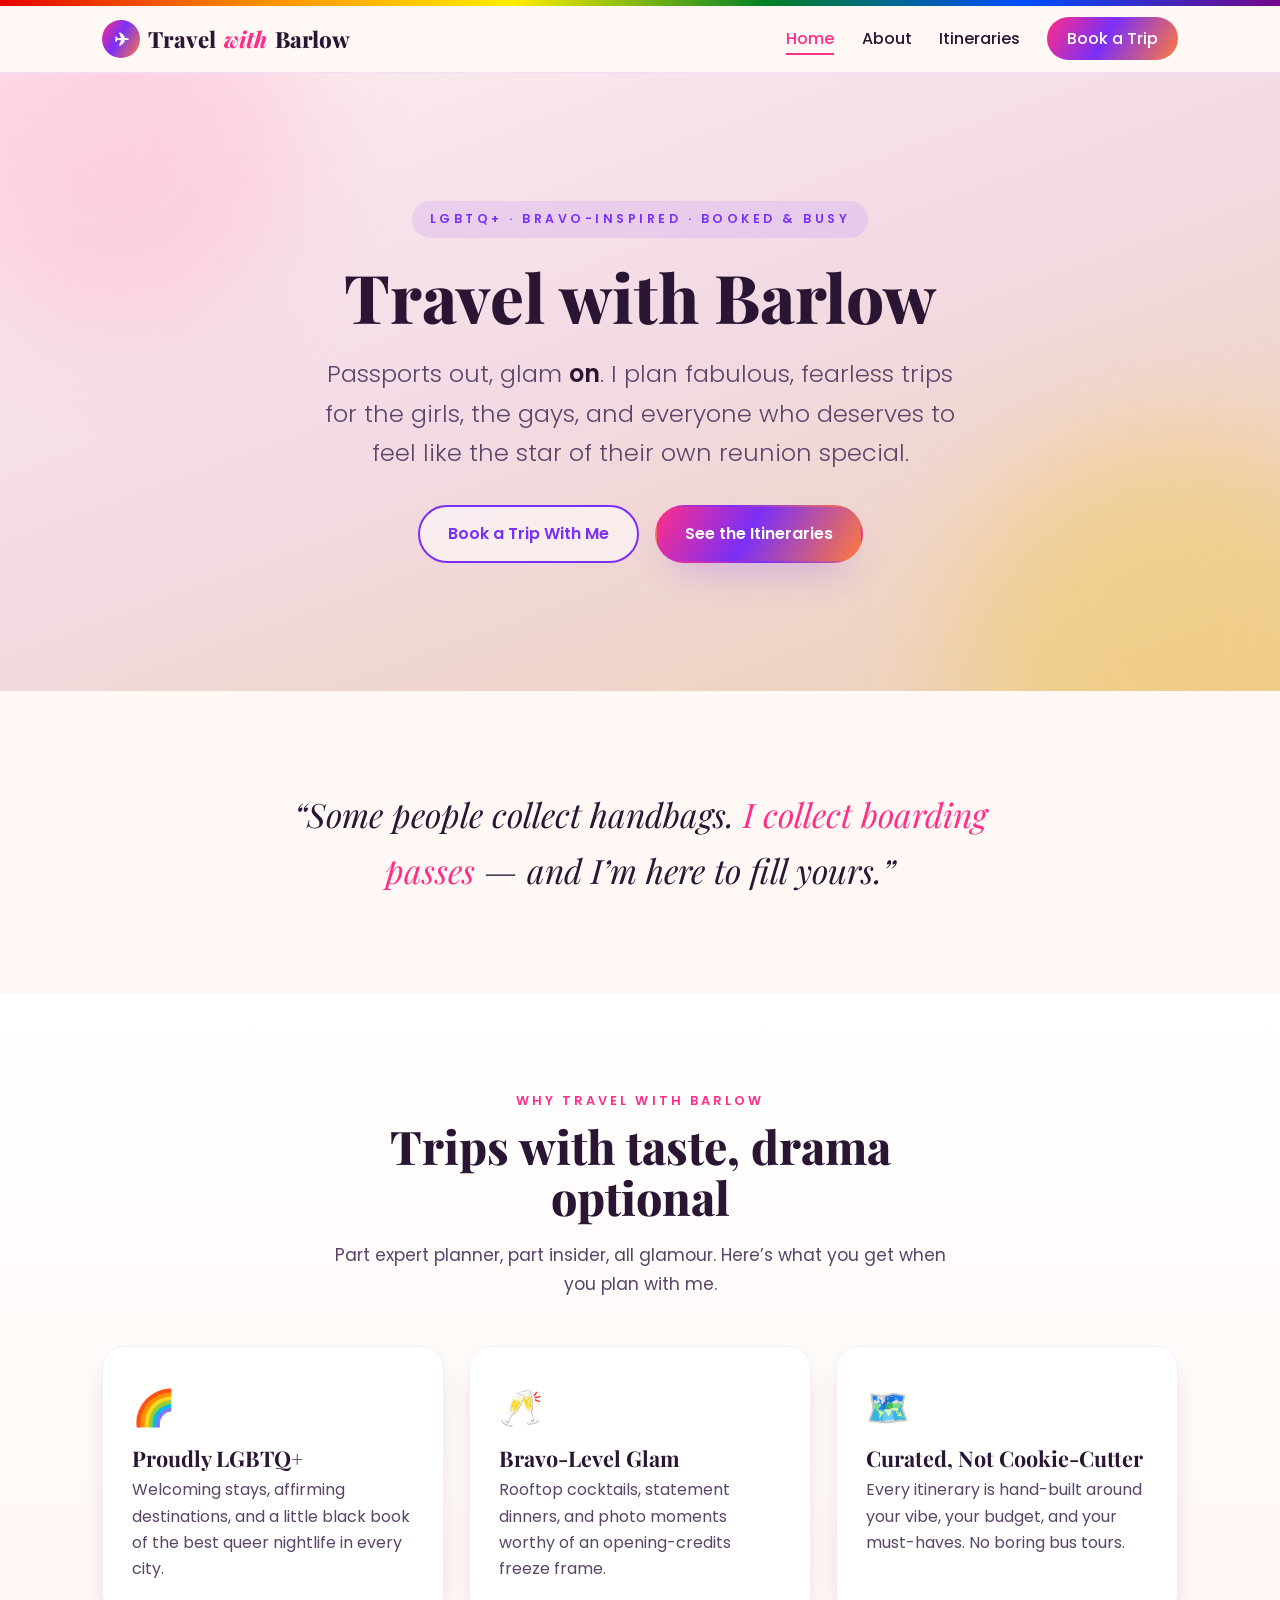
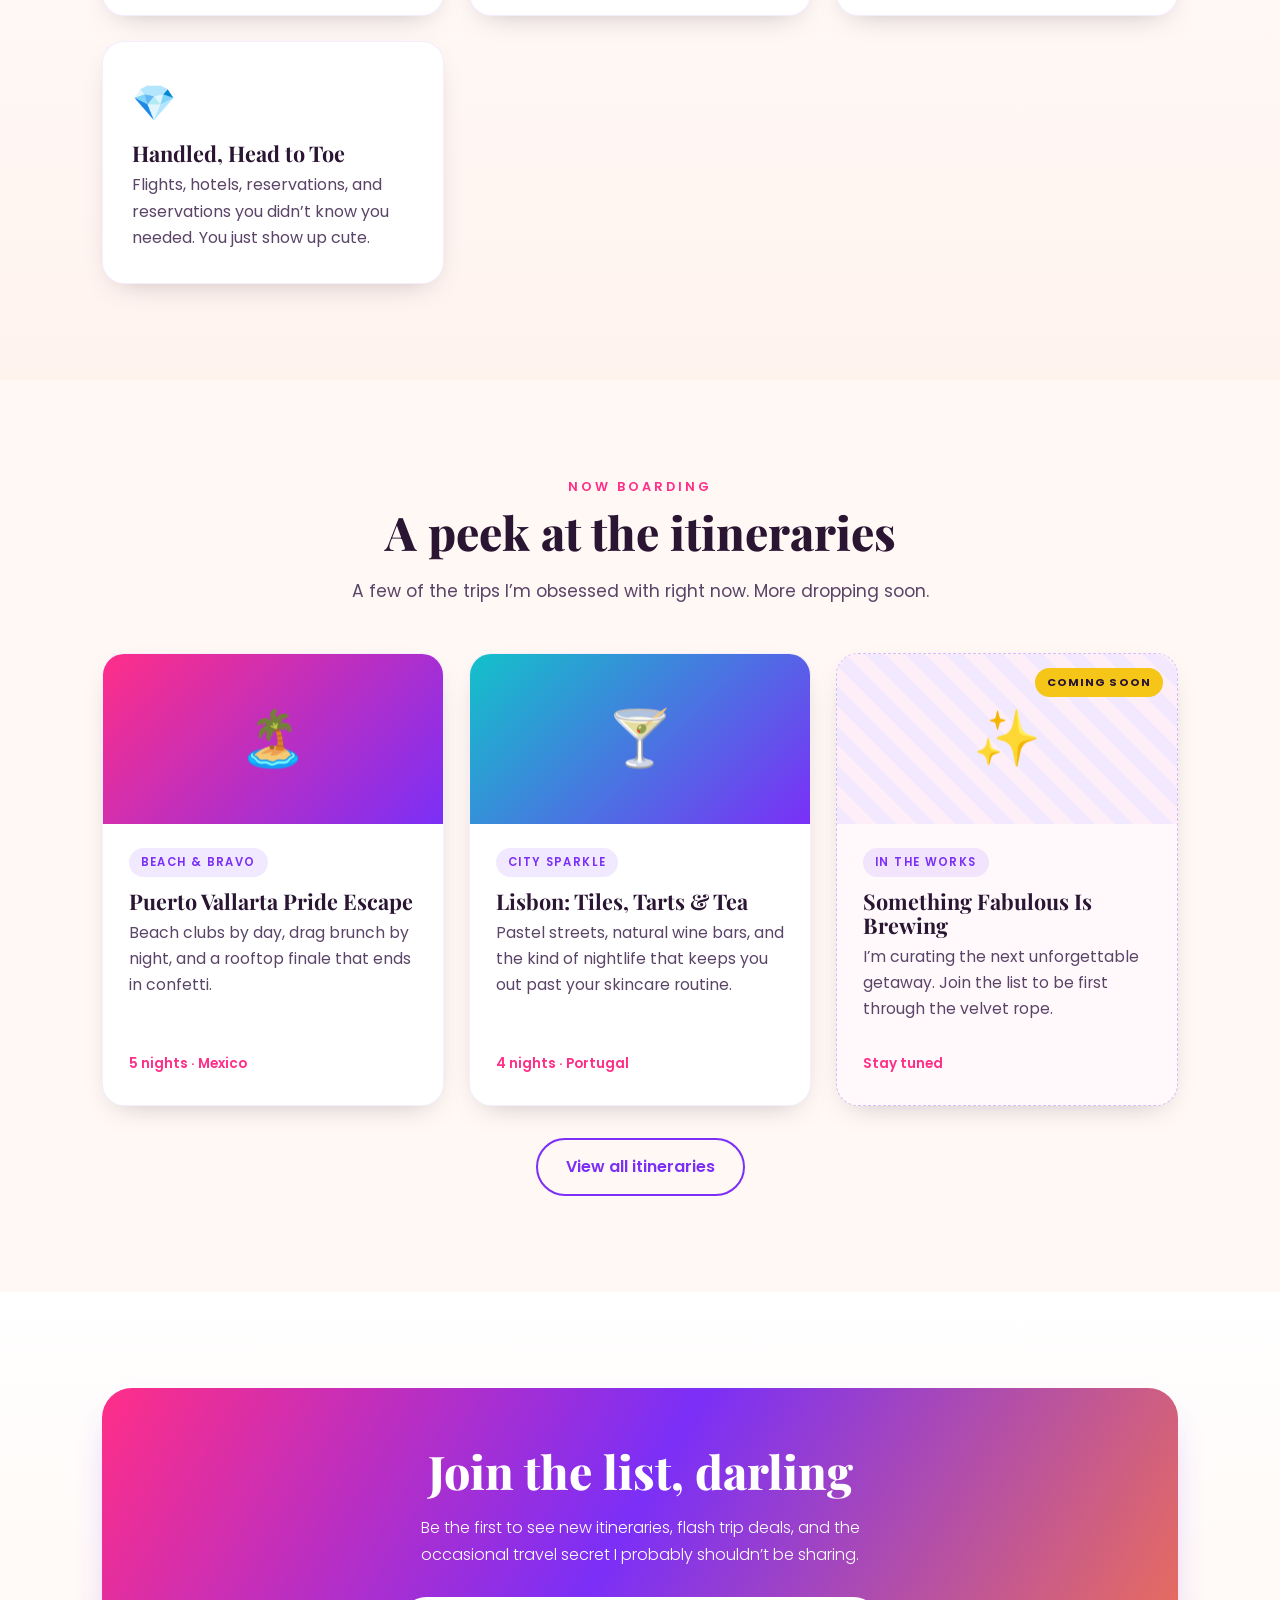
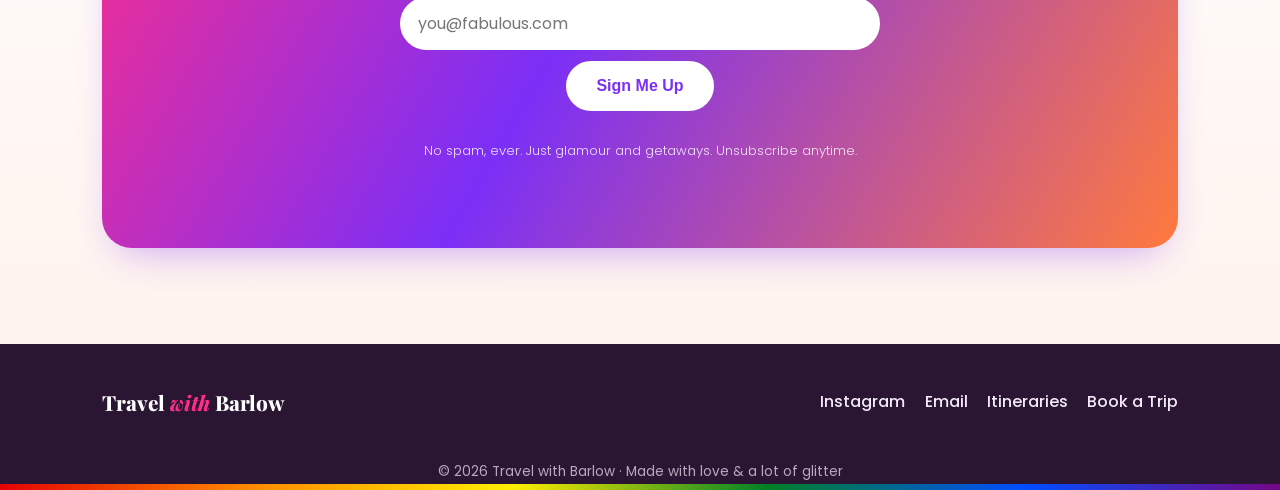
<file: index.html>
<!DOCTYPE html>
<html lang="en">
<head>
  <meta charset="UTF-8" />
  <meta name="viewport" content="width=device-width, initial-scale=1.0" />
  <title>Travel with Barlow — Fabulous LGBTQ+ Travel Planning</title>
  <meta name="description" content="LGBTQ+ and Bravo-inspired travel planning. Curated itineraries, unforgettable trips, and a whole lot of glamour. Book a trip with Barlow." />

  <!-- Favicon -->
  <link rel="icon" href="favicon.svg" type="image/svg+xml" />

  <!-- Fonts -->
  <link rel="preconnect" href="https://fonts.googleapis.com" />
  <link rel="preconnect" href="https://fonts.gstatic.com" crossorigin />
  <link href="https://fonts.googleapis.com/css2?family=Playfair+Display:ital,wght@0,700;0,800;1,600;1,700&family=Poppins:wght@300;400;500;600;700&display=swap" rel="stylesheet" />

  <!-- Site styles -->
  <link rel="stylesheet" href="css/styles.css" />
</head>
<body>
  <div class="pride-bar"></div>

  <!-- ============ HEADER / NAV ============ -->
  <header class="site-header">
    <nav class="nav container">
      <a href="index.html" class="brand">
        <span class="brand-mark">✈</span>
        Travel <span class="brand-accent">with</span> Barlow
      </a>
      <button class="nav-toggle" aria-label="Toggle menu" aria-expanded="false">
        <span></span><span></span><span></span>
      </button>
      <ul class="nav-links">
        <li><a href="index.html" class="active">Home</a></li>
        <li><a href="about.html">About</a></li>
        <li><a href="itineraries.html">Itineraries</a></li>
        <li><a href="contact.html" class="nav-cta">Book a Trip</a></li>
      </ul>
    </nav>
  </header>

  <!-- ============ HERO ============ -->
  <section class="hero">
    <div class="container">
      <span class="hero-eyebrow">LGBTQ+ · Bravo-Inspired · Booked & Busy</span>
      <h1>Travel with Barlow</h1>
      <p class="hero-tagline">
        Passports out, glam <strong>on</strong>. I plan fabulous, fearless trips
        for the girls, the gays, and everyone who deserves to feel like the
        star of their own reunion special.
      </p>
      <div class="hero-actions">
        <a href="contact.html" class="btn btn-ghost">Book a Trip With Me</a>
        <a href="itineraries.html" class="btn btn-primary">See the Itineraries</a>
      </div>
    </div>
  </section>

  <!-- ============ REUNION TAGLINE QUOTE ============ -->
  <section class="section">
    <p class="tagline-quote">
      &ldquo;Some people collect handbags. <span>I collect boarding passes</span> —
      and I&rsquo;m here to fill yours.&rdquo;
    </p>
  </section>

  <!-- ============ WHY BARLOW / VALUE CARDS ============ -->
  <section class="section section-tint">
    <div class="container">
      <div class="section-head">
        <span class="kicker">Why Travel with Barlow</span>
        <h2>Trips with taste, drama optional</h2>
        <p>Part expert planner, part insider, all glamour. Here&rsquo;s what you get when you plan with me.</p>
      </div>
      <div class="grid">
        <div class="card">
          <div class="card-emoji">🌈</div>
          <h3>Proudly LGBTQ+</h3>
          <p>Welcoming stays, affirming destinations, and a little black book of the best queer nightlife in every city.</p>
        </div>
        <div class="card">
          <div class="card-emoji">🥂</div>
          <h3>Bravo-Level Glam</h3>
          <p>Rooftop cocktails, statement dinners, and photo moments worthy of an opening-credits freeze frame.</p>
        </div>
        <div class="card">
          <div class="card-emoji">🗺️</div>
          <h3>Curated, Not Cookie-Cutter</h3>
          <p>Every itinerary is hand-built around your vibe, your budget, and your must-haves. No boring bus tours.</p>
        </div>
        <div class="card">
          <div class="card-emoji">💎</div>
          <h3>Handled, Head to Toe</h3>
          <p>Flights, hotels, reservations, and reservations you didn&rsquo;t know you needed. You just show up cute.</p>
        </div>
      </div>
    </div>
  </section>

  <!-- ============ FEATURED ITINERARIES TEASER ============ -->
  <section class="section">
    <div class="container">
      <div class="section-head">
        <span class="kicker">Now Boarding</span>
        <h2>A peek at the itineraries</h2>
        <p>A few of the trips I&rsquo;m obsessed with right now. More dropping soon.</p>
      </div>
      <div class="grid">
        <article class="trip-card">
          <div class="trip-cover cover-1">🏝️</div>
          <div class="trip-body">
            <span class="trip-tag">Beach &amp; Bravo</span>
            <h3>Puerto Vallarta Pride Escape</h3>
            <p>Beach clubs by day, drag brunch by night, and a rooftop finale that ends in confetti.</p>
            <div class="trip-meta">5 nights · Mexico</div>
          </div>
        </article>
        <article class="trip-card">
          <div class="trip-cover cover-2">🍸</div>
          <div class="trip-body">
            <span class="trip-tag">City Sparkle</span>
            <h3>Lisbon: Tiles, Tarts &amp; Tea</h3>
            <p>Pastel streets, natural wine bars, and the kind of nightlife that keeps you out past your skincare routine.</p>
            <div class="trip-meta">4 nights · Portugal</div>
          </div>
        </article>
        <article class="trip-card soon">
          <span class="soon-badge">Coming Soon</span>
          <div class="trip-cover cover-3">✨</div>
          <div class="trip-body">
            <span class="trip-tag">In the Works</span>
            <h3>Something Fabulous Is Brewing</h3>
            <p>I&rsquo;m curating the next unforgettable getaway. Join the list to be first through the velvet rope.</p>
            <div class="trip-meta">Stay tuned</div>
          </div>
        </article>
      </div>
      <div class="center mt-2">
        <a href="itineraries.html" class="btn btn-outline">View all itineraries</a>
      </div>
    </div>
  </section>

  <!-- ============ EMAIL SIGNUP ============ -->
  <section class="section section-tint" id="signup">
    <div class="container">
      <div class="signup">
        <h2>Join the list, darling</h2>
        <p>Be the first to see new itineraries, flash trip deals, and the occasional
           travel secret I probably shouldn&rsquo;t be sharing.</p>
        <form class="signup-form" novalidate>
          <input type="email" name="email" placeholder="you@fabulous.com" aria-label="Email address" required />
          <button type="submit" class="btn btn-ghost">Sign Me Up</button>
        </form>
        <p class="form-success" role="status" aria-live="polite"></p>
        <p class="form-note">No spam, ever. Just glamour and getaways. Unsubscribe anytime.</p>
      </div>
    </div>
  </section>

  <!-- ============ FOOTER ============ -->
  <footer class="site-footer">
    <div class="container footer-inner">
      <div class="footer-brand">Travel <span>with</span> Barlow</div>
      <div class="footer-social">
        <a href="https://instagram.com/travel_with_barlow" target="_blank" rel="noopener">Instagram</a>
        <a href="mailto:matthew.healey@fora.travel">Email</a>
        <a href="itineraries.html">Itineraries</a>
        <a href="contact.html">Book a Trip</a>
      </div>
    </div>
    <p class="footer-copy">© 2026 Travel with Barlow · Made with love &amp; a lot of glitter</p>
    <div class="pride-bar"></div>
  </footer>

  <script src="js/main.js"></script>
</body>
</html>
</file>
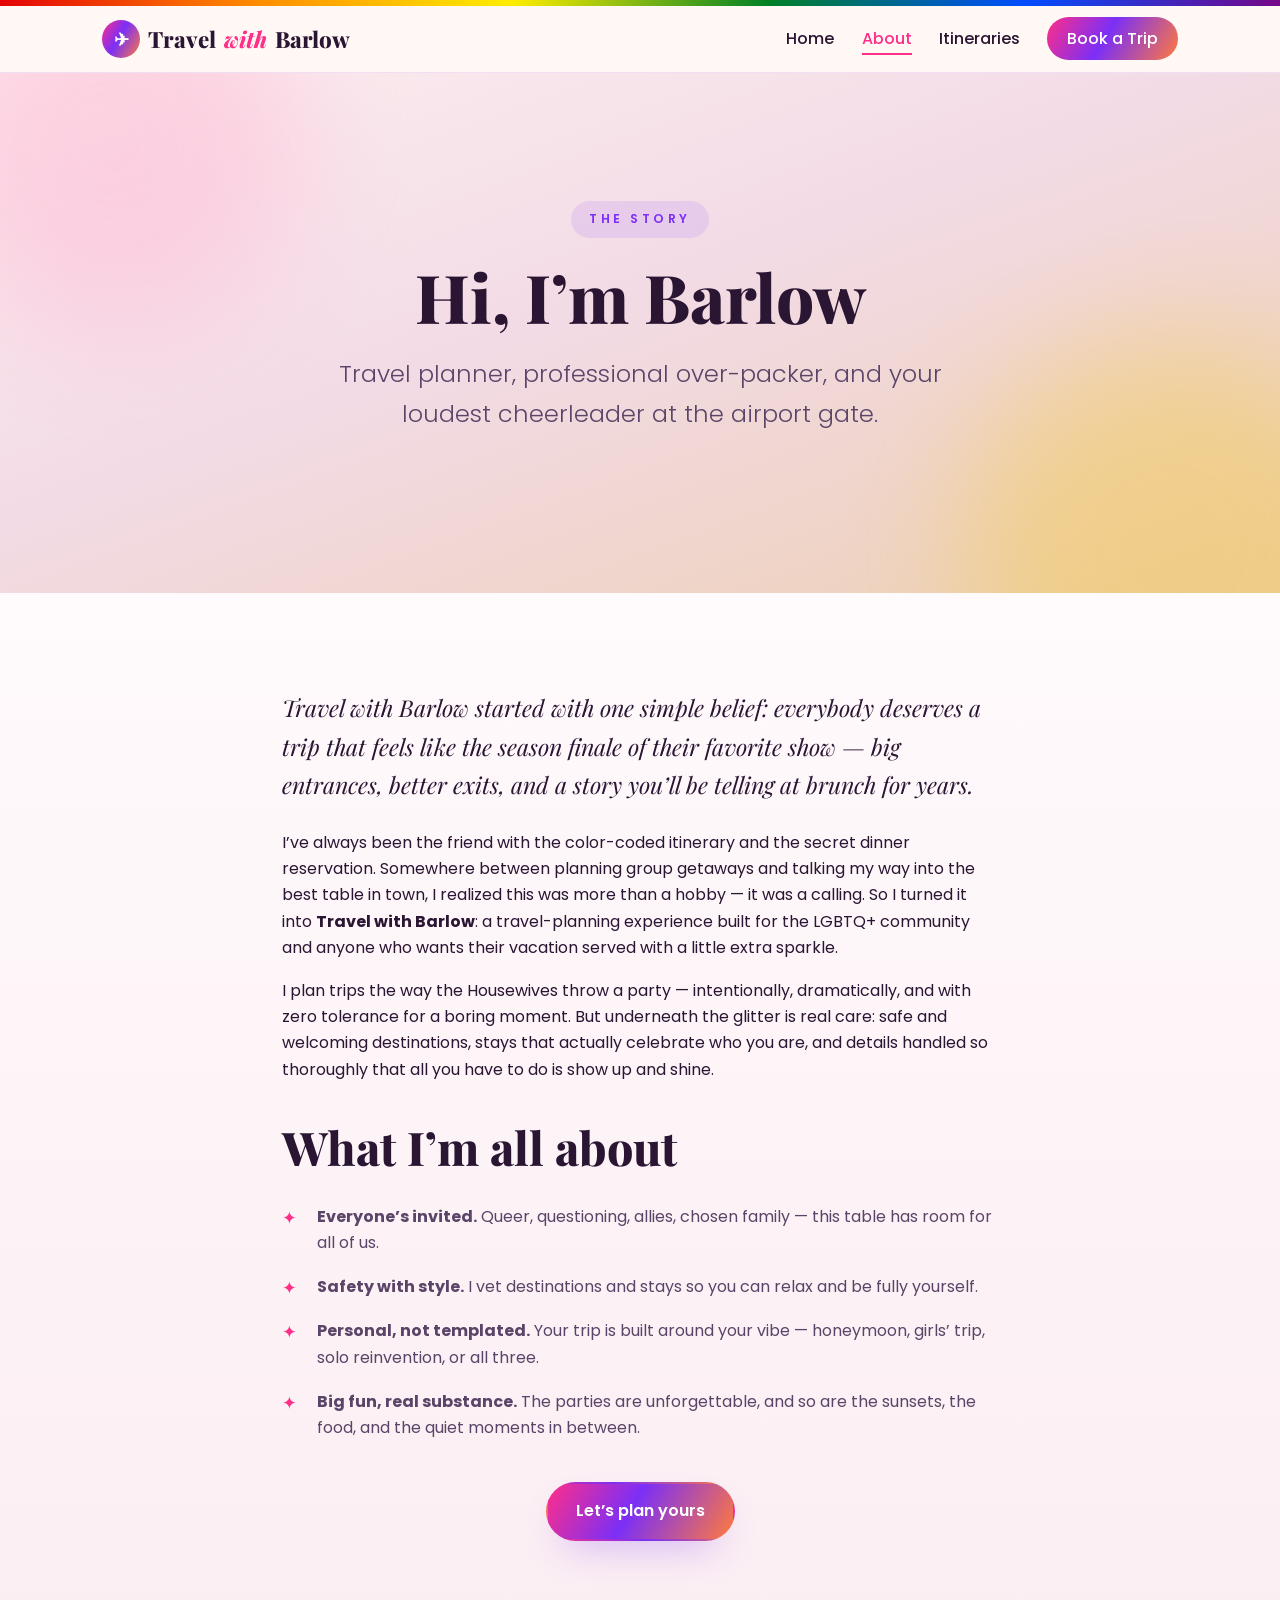
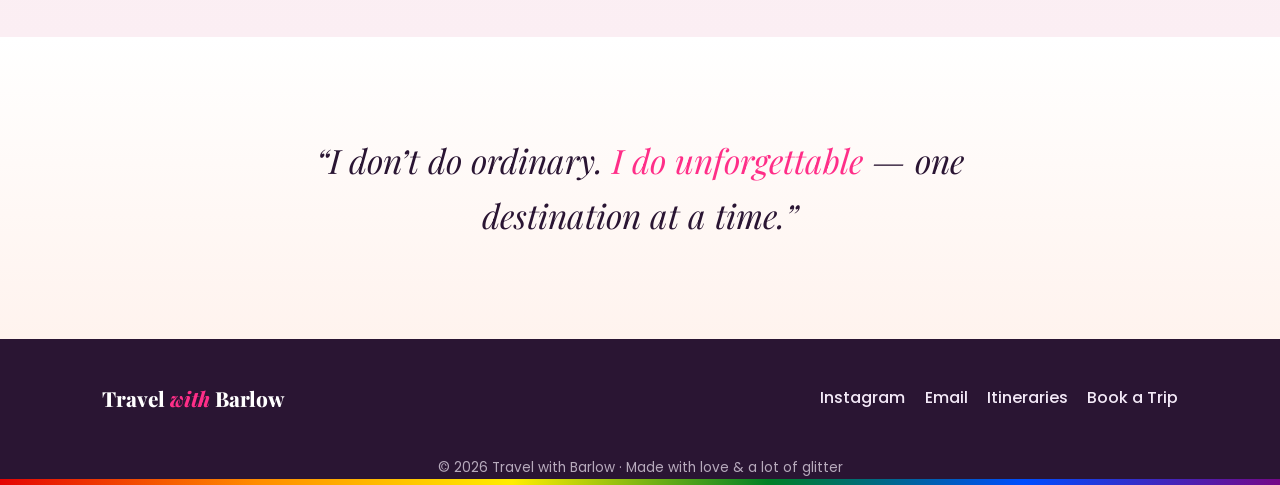
<file: about.html>
<!DOCTYPE html>
<html lang="en">
<head>
  <meta charset="UTF-8" />
  <meta name="viewport" content="width=device-width, initial-scale=1.0" />
  <title>About — Travel with Barlow</title>
  <meta name="description" content="Meet Barlow — the LGBTQ+ travel planner blending fearless adventure with Bravo-level glamour. Learn the story behind Travel with Barlow." />

  <link rel="icon" href="favicon.svg" type="image/svg+xml" />
  <link rel="preconnect" href="https://fonts.googleapis.com" />
  <link rel="preconnect" href="https://fonts.gstatic.com" crossorigin />
  <link href="https://fonts.googleapis.com/css2?family=Playfair+Display:ital,wght@0,700;0,800;1,600;1,700&family=Poppins:wght@300;400;500;600;700&display=swap" rel="stylesheet" />
  <link rel="stylesheet" href="css/styles.css" />
</head>
<body>
  <div class="pride-bar"></div>

  <!-- ============ HEADER / NAV ============ -->
  <header class="site-header">
    <nav class="nav container">
      <a href="index.html" class="brand">
        <span class="brand-mark">✈</span>
        Travel <span class="brand-accent">with</span> Barlow
      </a>
      <button class="nav-toggle" aria-label="Toggle menu" aria-expanded="false">
        <span></span><span></span><span></span>
      </button>
      <ul class="nav-links">
        <li><a href="index.html">Home</a></li>
        <li><a href="about.html" class="active">About</a></li>
        <li><a href="itineraries.html">Itineraries</a></li>
        <li><a href="contact.html" class="nav-cta">Book a Trip</a></li>
      </ul>
    </nav>
  </header>

  <!-- ============ HERO ============ -->
  <section class="hero">
    <div class="container">
      <span class="hero-eyebrow">The Story</span>
      <h1>Hi, I&rsquo;m Barlow</h1>
      <p class="hero-tagline">
        Travel planner, professional over-packer, and your loudest cheerleader
        at the airport gate.
      </p>
    </div>
  </section>

  <!-- ============ ABOUT BODY ============ -->
  <section class="section section-rose">
    <div class="container narrow">
      <p class="about-lead">
        Travel with Barlow started with one simple belief: everybody deserves a
        trip that feels like the season finale of their favorite show — big
        entrances, better exits, and a story you&rsquo;ll be telling at brunch for years.
      </p>

      <p style="margin-top:1.6rem;">
        I&rsquo;ve always been the friend with the color-coded itinerary and the
        secret dinner reservation. Somewhere between planning group getaways and
        talking my way into the best table in town, I realized this was more than
        a hobby — it was a calling. So I turned it into <strong>Travel with Barlow</strong>:
        a travel-planning experience built for the LGBTQ+ community and anyone
        who wants their vacation served with a little extra sparkle.
      </p>

      <p>
        I plan trips the way the Housewives throw a party — intentionally,
        dramatically, and with zero tolerance for a boring moment. But underneath
        the glitter is real care: safe and welcoming destinations, stays that
        actually celebrate who you are, and details handled so thoroughly that all
        you have to do is show up and shine.
      </p>

      <h2 style="margin-top:2.4rem;">What I&rsquo;m all about</h2>
      <ul class="value-list">
        <li><strong>Everyone&rsquo;s invited.</strong> Queer, questioning, allies, chosen family — this table has room for all of us.</li>
        <li><strong>Safety with style.</strong> I vet destinations and stays so you can relax and be fully yourself.</li>
        <li><strong>Personal, not templated.</strong> Your trip is built around your vibe — honeymoon, girls&rsquo; trip, solo reinvention, or all three.</li>
        <li><strong>Big fun, real substance.</strong> The parties are unforgettable, and so are the sunsets, the food, and the quiet moments in between.</li>
      </ul>

      <div class="center mt-2">
        <a href="contact.html" class="btn btn-primary">Let&rsquo;s plan yours</a>
      </div>
    </div>
  </section>

  <!-- ============ REUNION TAGLINE QUOTE ============ -->
  <section class="section section-tint">
    <p class="tagline-quote">
      &ldquo;I don&rsquo;t do ordinary. <span>I do unforgettable</span> — one destination at a time.&rdquo;
    </p>
  </section>

  <!-- ============ FOOTER ============ -->
  <footer class="site-footer">
    <div class="container footer-inner">
      <div class="footer-brand">Travel <span>with</span> Barlow</div>
      <div class="footer-social">
        <a href="https://instagram.com/travel_with_barlow" target="_blank" rel="noopener">Instagram</a>
        <a href="mailto:matthew.healey@fora.travel">Email</a>
        <a href="itineraries.html">Itineraries</a>
        <a href="contact.html">Book a Trip</a>
      </div>
    </div>
    <p class="footer-copy">© 2026 Travel with Barlow · Made with love &amp; a lot of glitter</p>
    <div class="pride-bar"></div>
  </footer>

  <script src="js/main.js"></script>
</body>
</html>
</file>
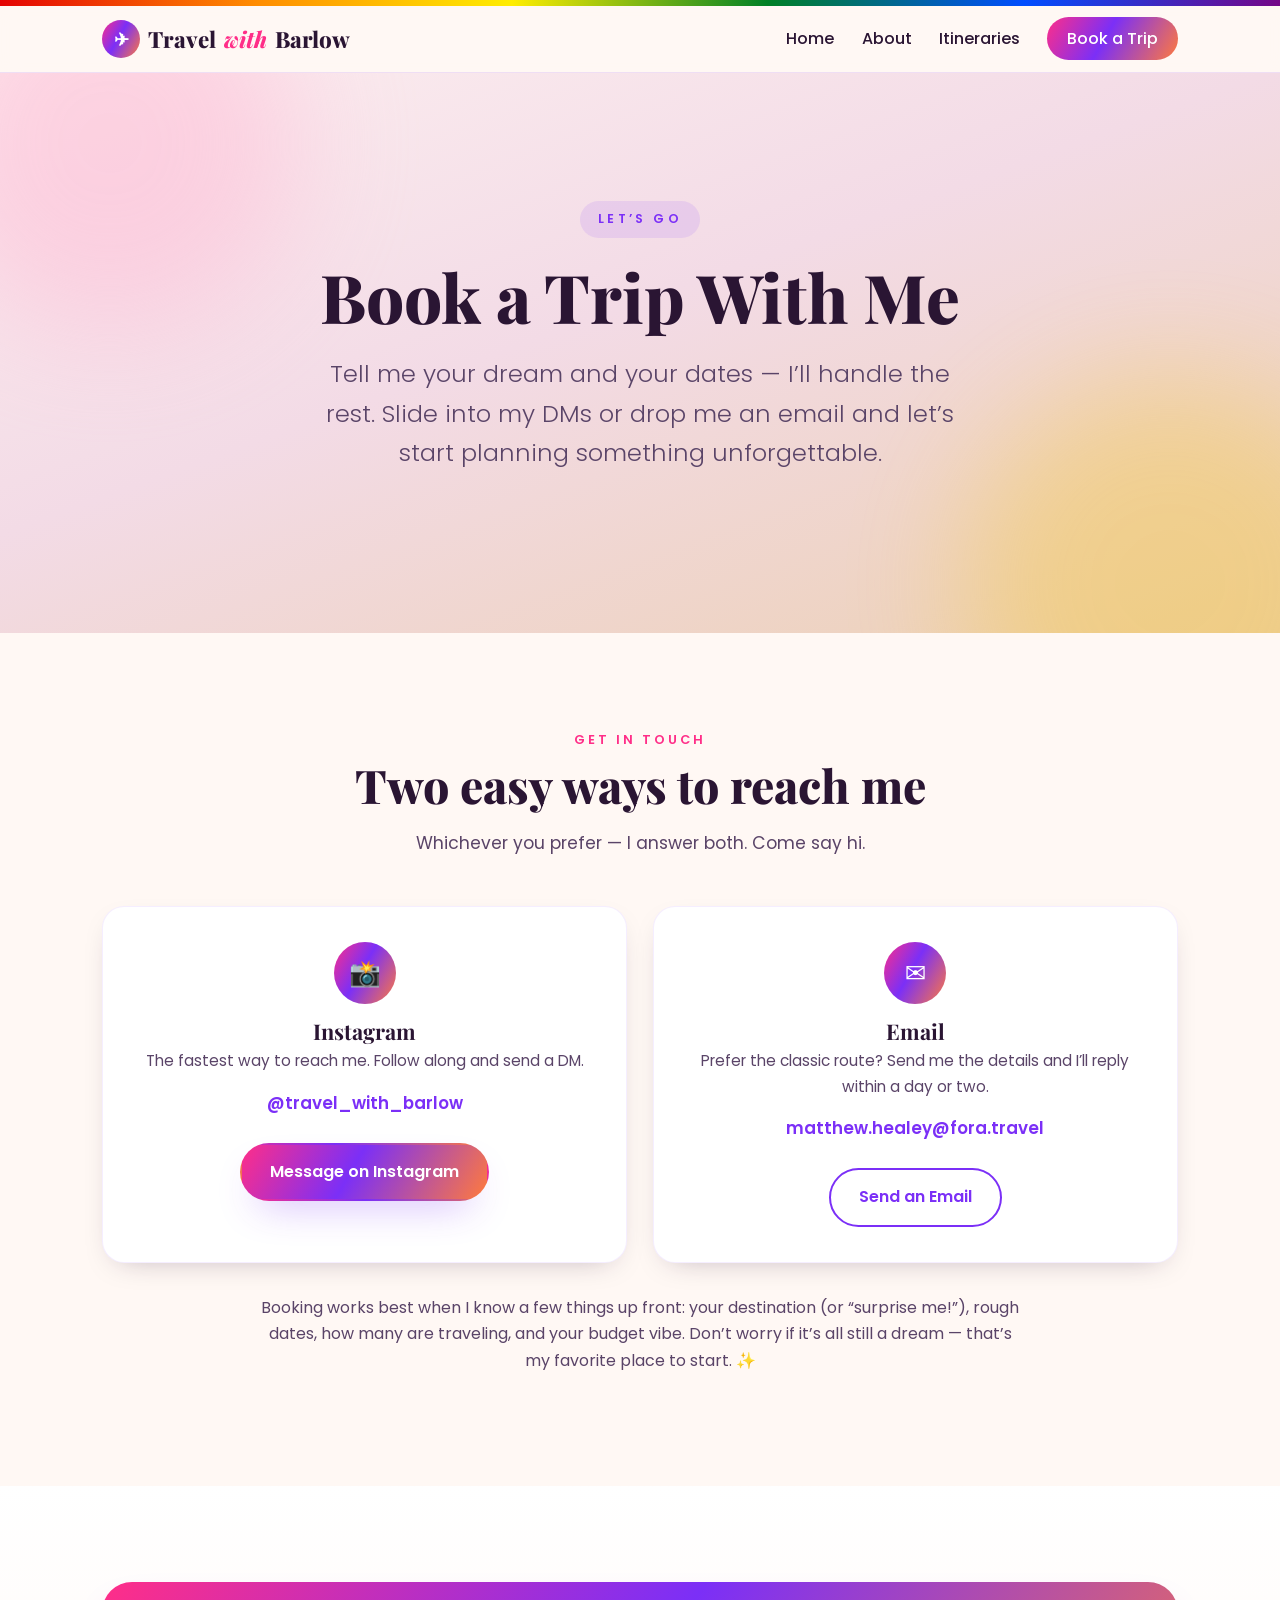
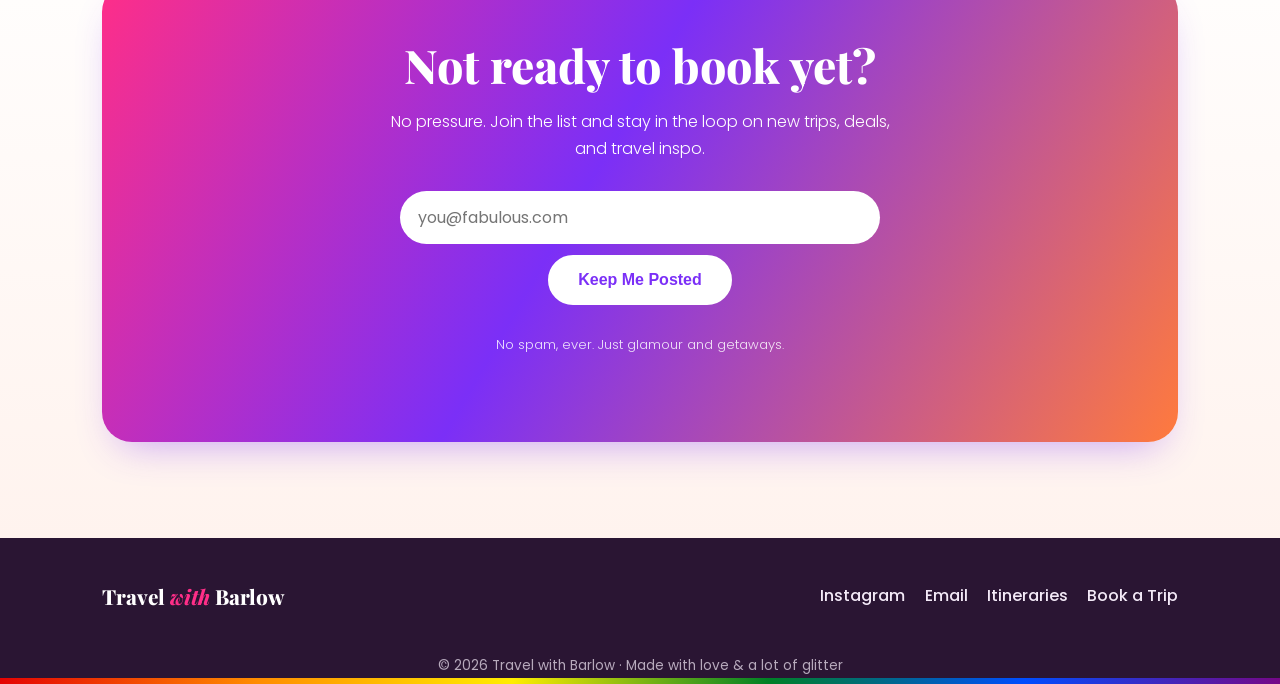
<file: contact.html>
<!DOCTYPE html>
<html lang="en">
<head>
  <meta charset="UTF-8" />
  <meta name="viewport" content="width=device-width, initial-scale=1.0" />
  <title>Book a Trip — Travel with Barlow</title>
  <meta name="description" content="Ready to travel? Book a trip with Barlow. Reach out on Instagram (@travel_with_barlow) or by email to start planning your fabulous getaway." />

  <link rel="icon" href="favicon.svg" type="image/svg+xml" />
  <link rel="preconnect" href="https://fonts.googleapis.com" />
  <link rel="preconnect" href="https://fonts.gstatic.com" crossorigin />
  <link href="https://fonts.googleapis.com/css2?family=Playfair+Display:ital,wght@0,700;0,800;1,600;1,700&family=Poppins:wght@300;400;500;600;700&display=swap" rel="stylesheet" />
  <link rel="stylesheet" href="css/styles.css" />
</head>
<body>
  <div class="pride-bar"></div>

  <!-- ============ HEADER / NAV ============ -->
  <header class="site-header">
    <nav class="nav container">
      <a href="index.html" class="brand">
        <span class="brand-mark">✈</span>
        Travel <span class="brand-accent">with</span> Barlow
      </a>
      <button class="nav-toggle" aria-label="Toggle menu" aria-expanded="false">
        <span></span><span></span><span></span>
      </button>
      <ul class="nav-links">
        <li><a href="index.html">Home</a></li>
        <li><a href="about.html">About</a></li>
        <li><a href="itineraries.html">Itineraries</a></li>
        <li><a href="contact.html" class="nav-cta active">Book a Trip</a></li>
      </ul>
    </nav>
  </header>

  <!-- ============ HERO ============ -->
  <section class="hero">
    <div class="container">
      <span class="hero-eyebrow">Let&rsquo;s Go</span>
      <h1>Book a Trip With Me</h1>
      <p class="hero-tagline">
        Tell me your dream and your dates — I&rsquo;ll handle the rest. Slide into my
        DMs or drop me an email and let&rsquo;s start planning something unforgettable.
      </p>
    </div>
  </section>

  <!-- ============ CONTACT CARDS ============ -->
  <section class="section">
    <div class="container">
      <div class="section-head">
        <span class="kicker">Get in Touch</span>
        <h2>Two easy ways to reach me</h2>
        <p>Whichever you prefer — I answer both. Come say hi.</p>
      </div>

      <div class="contact-grid">
        <!-- Instagram -->
        <div class="contact-card">
          <div class="contact-icon">📸</div>
          <h3>Instagram</h3>
          <p>The fastest way to reach me. Follow along and send a DM.</p>
          <p>
            <a class="big-link" href="https://instagram.com/travel_with_barlow" target="_blank" rel="noopener">@travel_with_barlow</a>
          </p>
          <a href="https://instagram.com/travel_with_barlow" target="_blank" rel="noopener" class="btn btn-primary" style="margin-top:.6rem;">Message on Instagram</a>
        </div>

        <!-- Email -->
        <div class="contact-card">
          <div class="contact-icon">✉️</div>
          <h3>Email</h3>
          <p>Prefer the classic route? Send me the details and I&rsquo;ll reply within a day or two.</p>
          <p>
            <!-- EDIT: replace with your real email address in both spots below -->
            <a class="big-link" href="mailto:matthew.healey@fora.travel">matthew.healey@fora.travel</a>
          </p>
          <a href="mailto:matthew.healey@fora.travel?subject=Booking%20a%20trip%20with%20Barlow" class="btn btn-outline" style="margin-top:.6rem;">Send an Email</a>
        </div>
      </div>

      <p class="center narrow mt-2" style="color:var(--ink-soft);">
        Booking works best when I know a few things up front: your destination
        (or &ldquo;surprise me!&rdquo;), rough dates, how many are traveling, and your
        budget vibe. Don&rsquo;t worry if it&rsquo;s all still a dream — that&rsquo;s my favorite
        place to start. ✨
      </p>
    </div>
  </section>

  <!-- ============ EMAIL SIGNUP ============ -->
  <section class="section section-tint" id="signup">
    <div class="container">
      <div class="signup">
        <h2>Not ready to book yet?</h2>
        <p>No pressure. Join the list and stay in the loop on new trips, deals, and travel inspo.</p>
        <form class="signup-form" novalidate>
          <input type="email" name="email" placeholder="you@fabulous.com" aria-label="Email address" required />
          <button type="submit" class="btn btn-ghost">Keep Me Posted</button>
        </form>
        <p class="form-success" role="status" aria-live="polite"></p>
        <p class="form-note">No spam, ever. Just glamour and getaways.</p>
      </div>
    </div>
  </section>

  <!-- ============ FOOTER ============ -->
  <footer class="site-footer">
    <div class="container footer-inner">
      <div class="footer-brand">Travel <span>with</span> Barlow</div>
      <div class="footer-social">
        <a href="https://instagram.com/travel_with_barlow" target="_blank" rel="noopener">Instagram</a>
        <a href="mailto:matthew.healey@fora.travel">Email</a>
        <a href="itineraries.html">Itineraries</a>
        <a href="contact.html">Book a Trip</a>
      </div>
    </div>
    <p class="footer-copy">© 2026 Travel with Barlow · Made with love &amp; a lot of glitter</p>
    <div class="pride-bar"></div>
  </footer>

  <script src="js/main.js"></script>
</body>
</html>
</file>
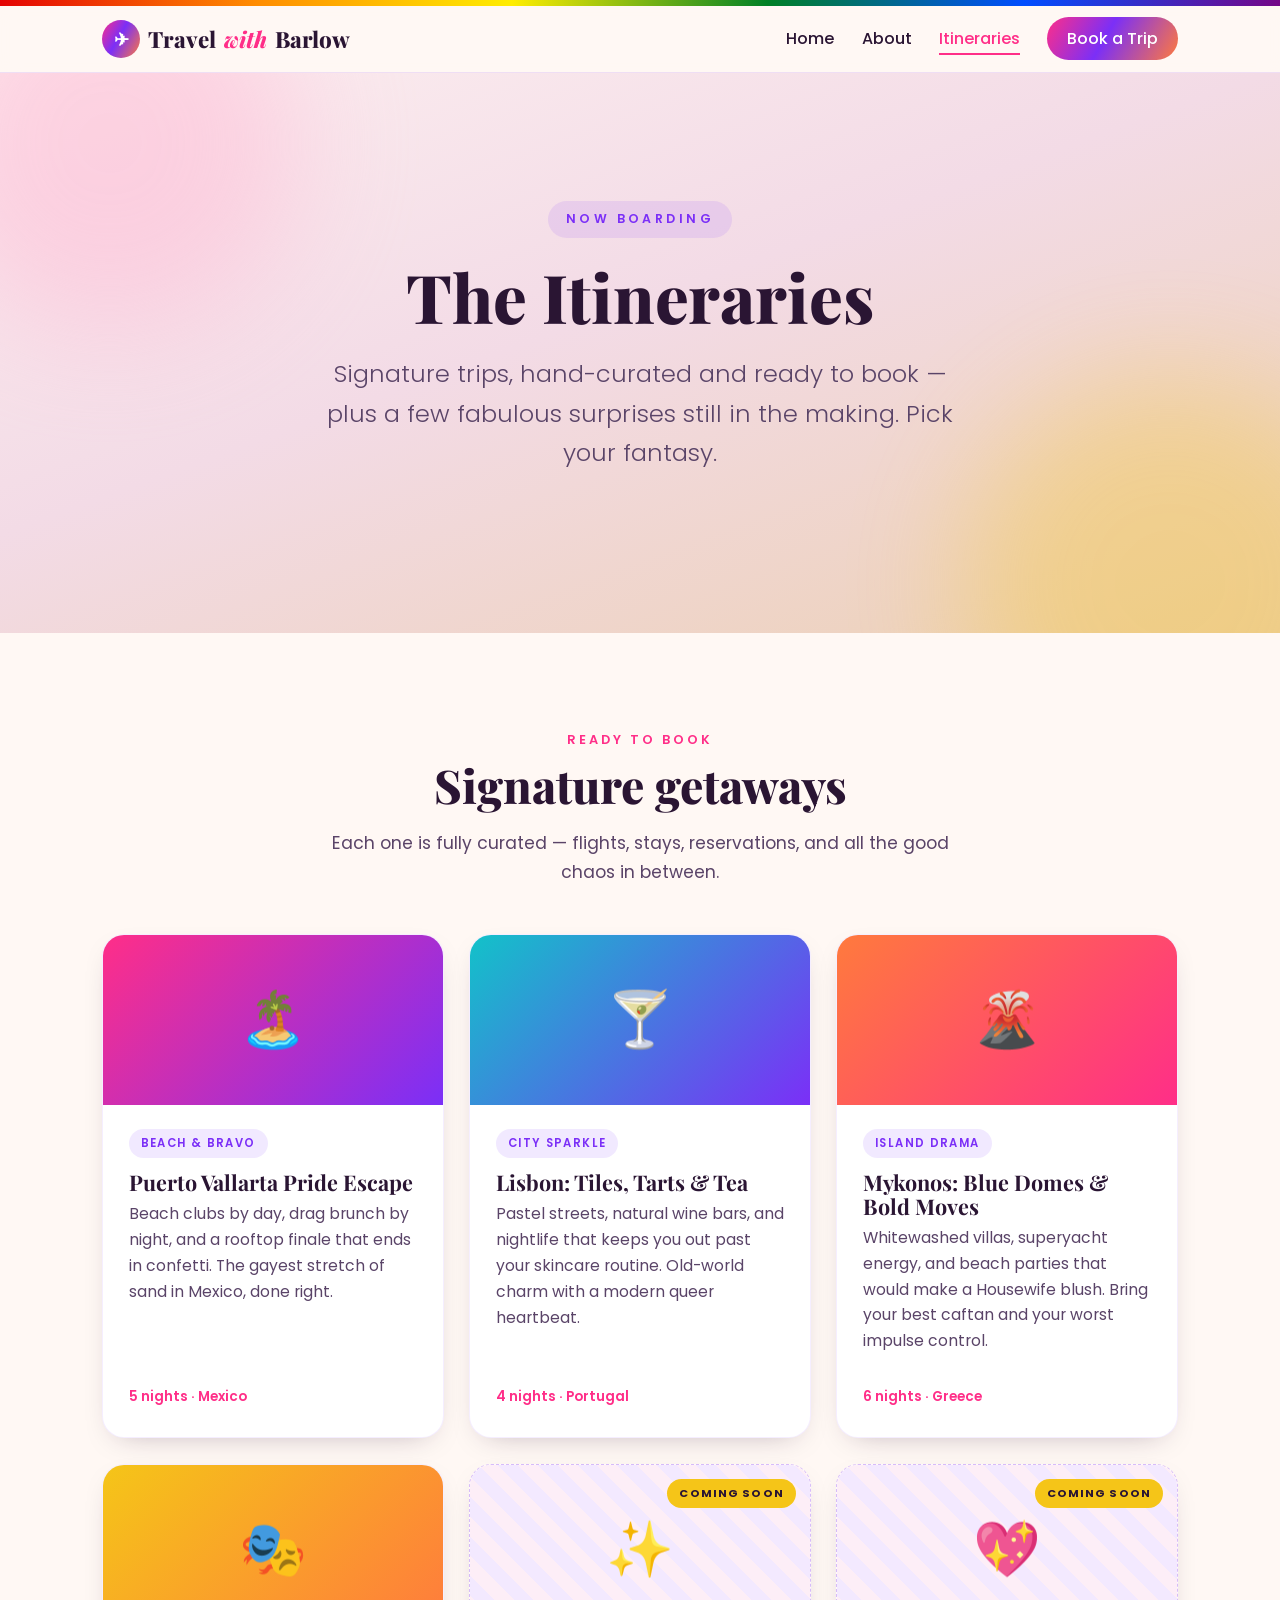
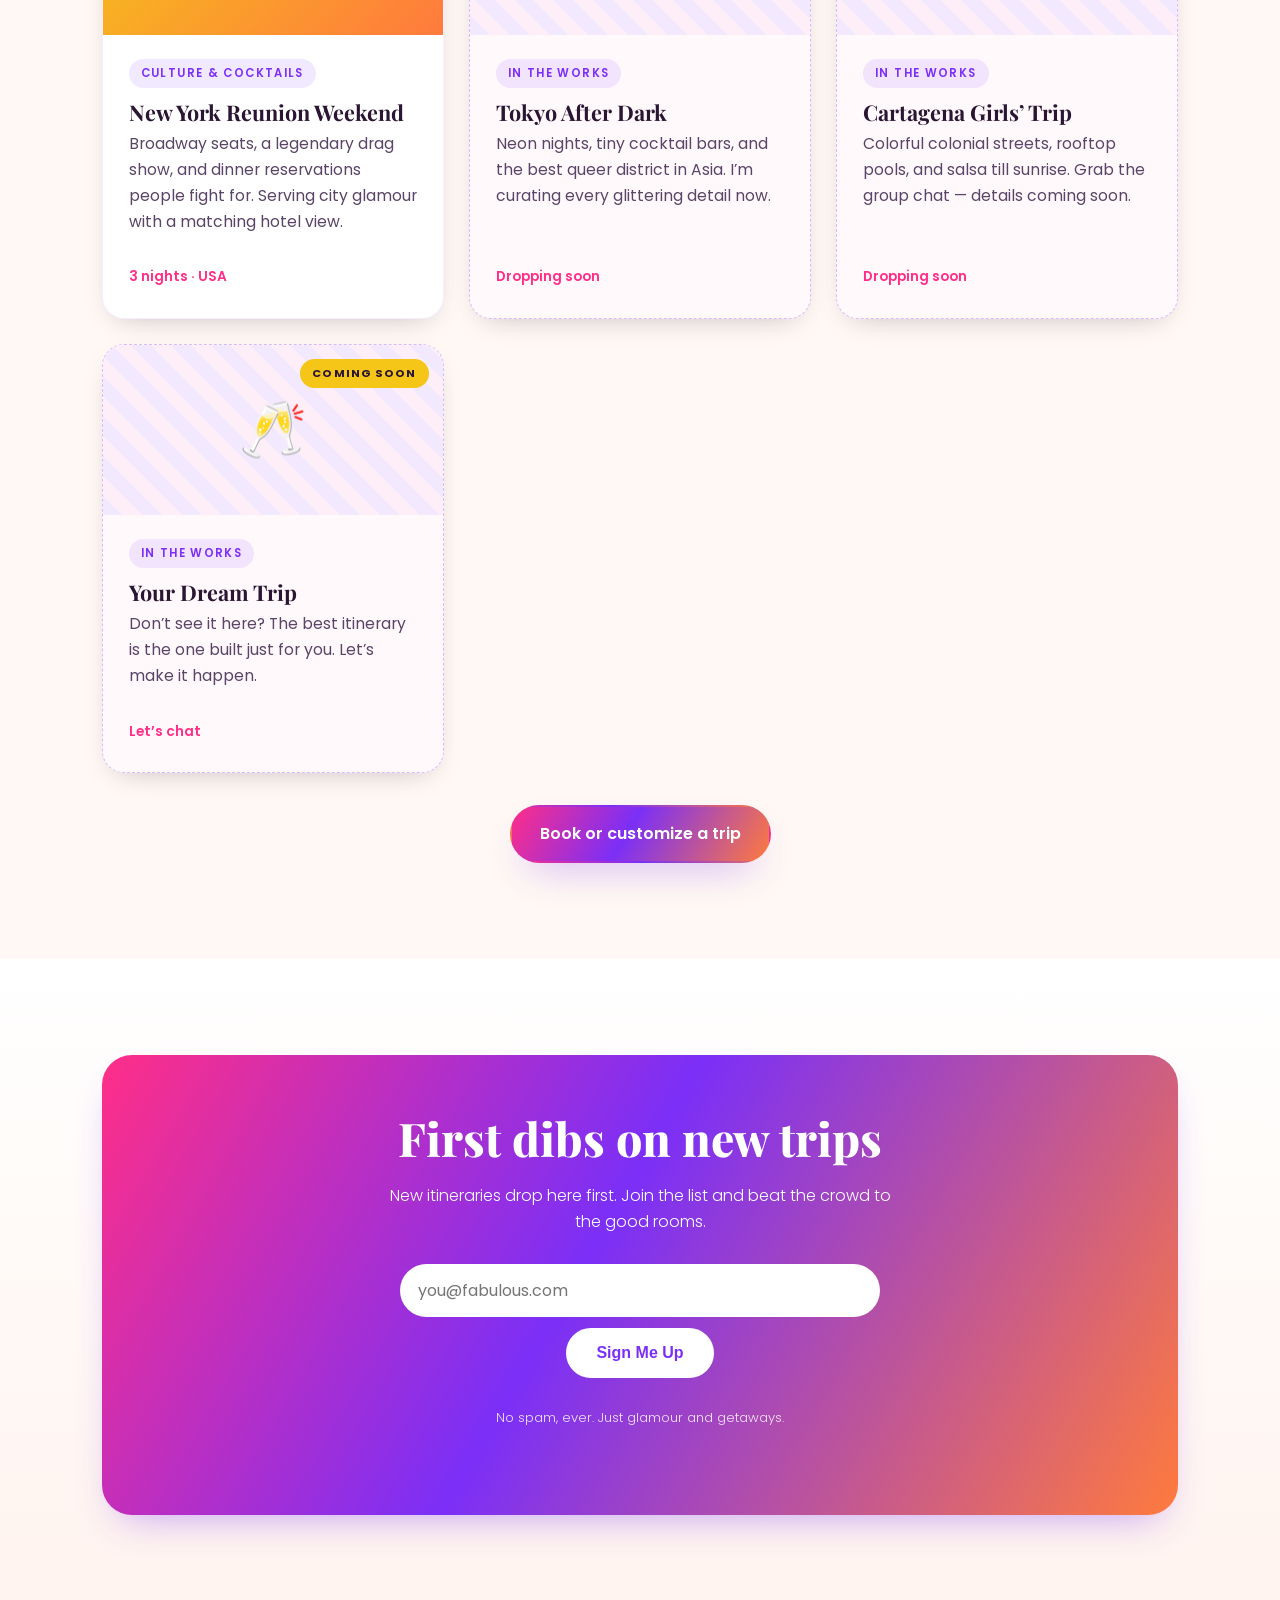
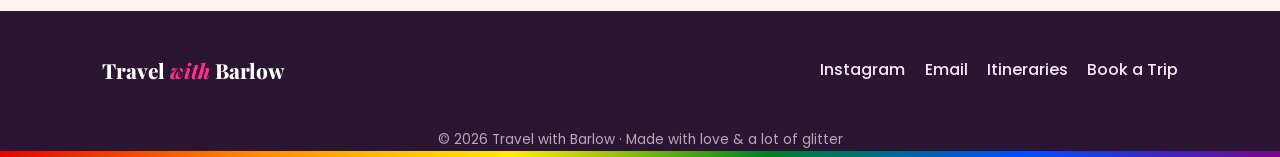
<file: itineraries.html>
<!DOCTYPE html>
<html lang="en">
<head>
  <meta charset="UTF-8" />
  <meta name="viewport" content="width=device-width, initial-scale=1.0" />
  <title>Itineraries — Travel with Barlow</title>
  <meta name="description" content="Curated LGBTQ+ travel itineraries with Bravo-level glamour. Explore Barlow's signature trips — plus a peek at what's coming soon." />

  <link rel="icon" href="favicon.svg" type="image/svg+xml" />
  <link rel="preconnect" href="https://fonts.googleapis.com" />
  <link rel="preconnect" href="https://fonts.gstatic.com" crossorigin />
  <link href="https://fonts.googleapis.com/css2?family=Playfair+Display:ital,wght@0,700;0,800;1,600;1,700&family=Poppins:wght@300;400;500;600;700&display=swap" rel="stylesheet" />
  <link rel="stylesheet" href="css/styles.css" />
</head>
<body>
  <div class="pride-bar"></div>

  <!-- ============ HEADER / NAV ============ -->
  <header class="site-header">
    <nav class="nav container">
      <a href="index.html" class="brand">
        <span class="brand-mark">✈</span>
        Travel <span class="brand-accent">with</span> Barlow
      </a>
      <button class="nav-toggle" aria-label="Toggle menu" aria-expanded="false">
        <span></span><span></span><span></span>
      </button>
      <ul class="nav-links">
        <li><a href="index.html">Home</a></li>
        <li><a href="about.html">About</a></li>
        <li><a href="itineraries.html" class="active">Itineraries</a></li>
        <li><a href="contact.html" class="nav-cta">Book a Trip</a></li>
      </ul>
    </nav>
  </header>

  <!-- ============ HERO ============ -->
  <section class="hero">
    <div class="container">
      <span class="hero-eyebrow">Now Boarding</span>
      <h1>The Itineraries</h1>
      <p class="hero-tagline">
        Signature trips, hand-curated and ready to book — plus a few fabulous
        surprises still in the making. Pick your fantasy.
      </p>
    </div>
  </section>

  <!-- ============ ITINERARY GRID ============
       HOW TO EDIT:
       - To add a trip, copy one <article class="trip-card"> block and change
         the emoji, tag, title, description, and meta line.
       - The cover color rotates via the "cover-1" ... "cover-6" classes.
       - For a placeholder, use <article class="trip-card soon"> (see bottom).
  -->
  <section class="section">
    <div class="container">
      <div class="section-head">
        <span class="kicker">Ready to Book</span>
        <h2>Signature getaways</h2>
        <p>Each one is fully curated — flights, stays, reservations, and all the good chaos in between.</p>
      </div>

      <div class="grid">
        <!-- Trip 1 -->
        <article class="trip-card">
          <div class="trip-cover cover-1">🏝️</div>
          <div class="trip-body">
            <span class="trip-tag">Beach &amp; Bravo</span>
            <h3>Puerto Vallarta Pride Escape</h3>
            <p>Beach clubs by day, drag brunch by night, and a rooftop finale that ends in confetti. The gayest stretch of sand in Mexico, done right.</p>
            <div class="trip-meta">5 nights · Mexico</div>
          </div>
        </article>

        <!-- Trip 2 -->
        <article class="trip-card">
          <div class="trip-cover cover-2">🍸</div>
          <div class="trip-body">
            <span class="trip-tag">City Sparkle</span>
            <h3>Lisbon: Tiles, Tarts &amp; Tea</h3>
            <p>Pastel streets, natural wine bars, and nightlife that keeps you out past your skincare routine. Old-world charm with a modern queer heartbeat.</p>
            <div class="trip-meta">4 nights · Portugal</div>
          </div>
        </article>

        <!-- Trip 3 -->
        <article class="trip-card">
          <div class="trip-cover cover-3">🌋</div>
          <div class="trip-body">
            <span class="trip-tag">Island Drama</span>
            <h3>Mykonos: Blue Domes &amp; Bold Moves</h3>
            <p>Whitewashed villas, superyacht energy, and beach parties that would make a Housewife blush. Bring your best caftan and your worst impulse control.</p>
            <div class="trip-meta">6 nights · Greece</div>
          </div>
        </article>

        <!-- Trip 4 -->
        <article class="trip-card">
          <div class="trip-cover cover-4">🎭</div>
          <div class="trip-body">
            <span class="trip-tag">Culture &amp; Cocktails</span>
            <h3>New York Reunion Weekend</h3>
            <p>Broadway seats, a legendary drag show, and dinner reservations people fight for. Serving city glamour with a matching hotel view.</p>
            <div class="trip-meta">3 nights · USA</div>
          </div>
        </article>

        <!-- ===== COMING SOON PLACEHOLDERS =====
             Duplicate one of these to add another teaser. -->
        <article class="trip-card soon">
          <span class="soon-badge">Coming Soon</span>
          <div class="trip-cover cover-5">✨</div>
          <div class="trip-body">
            <span class="trip-tag">In the Works</span>
            <h3>Tokyo After Dark</h3>
            <p>Neon nights, tiny cocktail bars, and the best queer district in Asia. I&rsquo;m curating every glittering detail now.</p>
            <div class="trip-meta">Dropping soon</div>
          </div>
        </article>

        <article class="trip-card soon">
          <span class="soon-badge">Coming Soon</span>
          <div class="trip-cover cover-6">💖</div>
          <div class="trip-body">
            <span class="trip-tag">In the Works</span>
            <h3>Cartagena Girls&rsquo; Trip</h3>
            <p>Colorful colonial streets, rooftop pools, and salsa till sunrise. Grab the group chat — details coming soon.</p>
            <div class="trip-meta">Dropping soon</div>
          </div>
        </article>

        <article class="trip-card soon">
          <span class="soon-badge">Coming Soon</span>
          <div class="trip-cover cover-1">🥂</div>
          <div class="trip-body">
            <span class="trip-tag">In the Works</span>
            <h3>Your Dream Trip</h3>
            <p>Don&rsquo;t see it here? The best itinerary is the one built just for you. Let&rsquo;s make it happen.</p>
            <div class="trip-meta">Let&rsquo;s chat</div>
          </div>
        </article>
      </div>

      <div class="center mt-2">
        <a href="contact.html" class="btn btn-primary">Book or customize a trip</a>
      </div>
    </div>
  </section>

  <!-- ============ EMAIL SIGNUP ============ -->
  <section class="section section-tint" id="signup">
    <div class="container">
      <div class="signup">
        <h2>First dibs on new trips</h2>
        <p>New itineraries drop here first. Join the list and beat the crowd to the good rooms.</p>
        <form class="signup-form" novalidate>
          <input type="email" name="email" placeholder="you@fabulous.com" aria-label="Email address" required />
          <button type="submit" class="btn btn-ghost">Sign Me Up</button>
        </form>
        <p class="form-success" role="status" aria-live="polite"></p>
        <p class="form-note">No spam, ever. Just glamour and getaways.</p>
      </div>
    </div>
  </section>

  <!-- ============ FOOTER ============ -->
  <footer class="site-footer">
    <div class="container footer-inner">
      <div class="footer-brand">Travel <span>with</span> Barlow</div>
      <div class="footer-social">
        <a href="https://instagram.com/travel_with_barlow" target="_blank" rel="noopener">Instagram</a>
        <a href="mailto:matthew.healey@fora.travel">Email</a>
        <a href="itineraries.html">Itineraries</a>
        <a href="contact.html">Book a Trip</a>
      </div>
    </div>
    <p class="footer-copy">© 2026 Travel with Barlow · Made with love &amp; a lot of glitter</p>
    <div class="pride-bar"></div>
  </footer>

  <script src="js/main.js"></script>
</body>
</html>
</file>
<file: css/styles.css>
/* =====================================================================
   Travel with Barlow — Stylesheet
   ---------------------------------------------------------------------
   Quick-edit guide for future you:
   - Brand colors live in the ":root" block right below. Change a hex
     value there and it updates everywhere on the site.
   - Fonts are loaded in each page's <head> from Google Fonts.
   - Everything is plain CSS. No build step, no frameworks.
   ===================================================================== */

/* ---------- 1. Brand colors & design tokens ---------- */
:root {
  /* Core brand palette — tweak these to re-skin the whole site */
  --pink:   #ff2e88;   /* hot pink       */
  --purple: #7b2ff7;   /* electric grape */
  --orange: #ff7a3d;   /* sunset orange  */
  --teal:   #12c2c9;   /* pool-party teal*/
  --gold:   #f5c518;   /* Bravo gold     */

  /* Neutrals */
  --ink:    #2a1533;   /* deep plum — main text  */
  --ink-soft:#5a4468;  /* muted text             */
  --cream:  #fff8f4;   /* page background        */
  --white:  #ffffff;

  /* Signature gradient used on heroes & buttons */
  --brand-gradient: linear-gradient(120deg, var(--pink) 0%, var(--purple) 45%, var(--orange) 100%);
  --pride-gradient: linear-gradient(90deg,#e40303,#ff8c00,#ffed00,#008026,#004dff,#750787);

  /* Layout + effects */
  --radius: 22px;
  --shadow: 0 18px 40px -18px rgba(123, 47, 247, .45);
  --shadow-soft: 0 10px 30px -16px rgba(42, 21, 51, .35);
  --maxw: 1120px;

  --font-display: "Playfair Display", Georgia, serif;
  --font-body: "Poppins", system-ui, -apple-system, sans-serif;
}

/* ---------- 2. Base / reset ---------- */
*, *::before, *::after { box-sizing: border-box; }

html { scroll-behavior: smooth; }

body {
  margin: 0;
  font-family: var(--font-body);
  color: var(--ink);
  background: var(--cream);
  line-height: 1.65;
  -webkit-font-smoothing: antialiased;
}

img { max-width: 100%; display: block; }

a { color: var(--purple); text-decoration: none; }
a:hover { text-decoration: underline; }

h1, h2, h3 { font-family: var(--font-display); line-height: 1.1; margin: 0 0 .4em; }
h1 { font-size: clamp(2.4rem, 6vw, 4.2rem); font-weight: 800; }
h2 { font-size: clamp(1.9rem, 4vw, 2.9rem); font-weight: 800; }
h3 { font-size: 1.35rem; font-weight: 700; }

p { margin: 0 0 1rem; }

.container { width: 100%; max-width: var(--maxw); margin: 0 auto; padding: 0 22px; }

/* Thin rainbow strip used at the very top & bottom of the site */
.pride-bar { height: 6px; background: var(--pride-gradient); }

/* ---------- 3. Buttons ---------- */
.btn {
  display: inline-block;
  font-weight: 600;
  font-size: 1rem;
  padding: 14px 28px;
  border-radius: 999px;
  border: 2px solid transparent;
  cursor: pointer;
  transition: transform .15s ease, box-shadow .2s ease, background .2s ease;
  text-decoration: none;
}
.btn:hover { transform: translateY(-3px); text-decoration: none; }

.btn-primary {
  background: var(--brand-gradient);
  color: var(--white);
  box-shadow: var(--shadow);
}
.btn-primary:hover { box-shadow: 0 22px 48px -16px rgba(255, 46, 136, .6); }

.btn-ghost {
  background: rgba(255, 255, 255, .15);
  color: var(--white);
  border-color: rgba(255, 255, 255, .8);
  backdrop-filter: blur(4px);
}
.btn-ghost:hover { background: rgba(255, 255, 255, .28); }

.btn-outline {
  background: transparent;
  color: var(--purple);
  border-color: var(--purple);
}
.btn-outline:hover { background: var(--purple); color: var(--white); }

/* ---------- 4. Header / navigation ---------- */
.site-header {
  position: sticky;
  top: 0;
  z-index: 50;
  background: rgba(255, 248, 244, .92);
  backdrop-filter: blur(10px);
  border-bottom: 1px solid rgba(123, 47, 247, .12);
}
.nav {
  display: flex;
  align-items: center;
  justify-content: space-between;
  padding-top: 14px;
  padding-bottom: 14px;
}
.brand {
  font-family: var(--font-display);
  font-weight: 800;
  font-size: 1.4rem;
  color: var(--ink);
  display: flex;
  align-items: center;
  gap: .5rem;
}
.brand:hover { text-decoration: none; }
.brand-mark {
  display: inline-grid;
  place-items: center;
  width: 38px; height: 38px;
  border-radius: 50%;
  background: var(--brand-gradient);
  color: var(--white);
  font-size: 1.1rem;
}
.brand-accent { color: var(--pink); font-style: italic; }

.nav-links {
  list-style: none;
  display: flex;
  align-items: center;
  gap: 1.7rem;
  margin: 0; padding: 0;
}
.nav-links a {
  color: var(--ink);
  font-weight: 500;
  font-size: 1rem;
  padding-bottom: 3px;
  border-bottom: 2px solid transparent;
}
.nav-links a:hover { text-decoration: none; border-color: var(--pink); }
.nav-links a.active { border-color: var(--pink); color: var(--pink); }

.nav-cta {
  background: var(--brand-gradient);
  color: var(--white) !important;
  padding: 10px 20px !important;
  border-radius: 999px;
  border-bottom: none !important;
}
.nav-cta:hover { transform: translateY(-2px); border-color: transparent !important; }

/* Hamburger (hidden on desktop) */
.nav-toggle {
  display: none;
  flex-direction: column;
  gap: 5px;
  background: none;
  border: 0;
  cursor: pointer;
  padding: 6px;
}
.nav-toggle span {
  width: 26px; height: 3px;
  background: var(--ink);
  border-radius: 3px;
  transition: transform .25s ease, opacity .25s ease;
}

/* ---------- 5. Hero ---------- */
/* "Champagne Rosé" look — soft, elegant, light. To go bold/colorful again,
   swap the background back to var(--brand-gradient) and set color to var(--white). */
.hero {
  position: relative;
  color: var(--ink);
  background: linear-gradient(160deg, #fceef0 0%, #f3dbe6 45%, #ecd0b4 100%);
  overflow: hidden;
  text-align: center;
  padding: clamp(4rem, 12vw, 8rem) 0 clamp(4.5rem, 12vw, 8rem);
}
/* soft glowing blobs for depth */
.hero::before,
.hero::after {
  content: "";
  position: absolute;
  border-radius: 50%;
  filter: blur(60px);
  opacity: .55;
  z-index: 0;
}
.hero::before { width: 380px; height: 380px; background: #ffb3d1; opacity: .45; top: -120px; left: -80px; }
.hero::after  { width: 420px; height: 420px; background: var(--gold); opacity: .30; bottom: -160px; right: -100px; }

.hero .container { position: relative; z-index: 1; }
.hero-eyebrow {
  display: inline-block;
  text-transform: uppercase;
  letter-spacing: .28em;
  font-size: .78rem;
  font-weight: 600;
  background: rgba(123, 47, 247, .10);
  color: var(--purple);
  padding: 8px 18px;
  border-radius: 999px;
  margin-bottom: 1.4rem;
}
.hero h1 { text-shadow: none; margin-bottom: .3em; }
.hero-tagline {
  font-size: clamp(1.1rem, 2.6vw, 1.5rem);
  max-width: 640px;
  margin: 0 auto 2rem;
  font-weight: 300;
  color: var(--ink-soft);
}
.hero-tagline strong { font-weight: 600; color: var(--ink); }
.hero-actions { display: flex; gap: 1rem; justify-content: center; flex-wrap: wrap; }
/* Ghost button needs a dark outline to show on the light hero */
.hero .btn-ghost { background: rgba(255, 255, 255, .55); color: var(--purple); border-color: var(--purple); }
.hero .btn-ghost:hover { background: #fff; }

/* ---------- 6. Generic section ---------- */
.section { padding: clamp(3.5rem, 9vw, 6rem) 0; }
.section-tint { background: linear-gradient(180deg, #fff 0%, #fff3ee 100%); }
/* Soft blush tint that coordinates with the Champagne Rosé hero */
.section-rose { background: linear-gradient(180deg, #fffafc 0%, #fbeef3 100%); }
.section-head { text-align: center; max-width: 640px; margin: 0 auto 3rem; }
.section-head .kicker {
  text-transform: uppercase;
  letter-spacing: .24em;
  font-size: .8rem;
  font-weight: 600;
  color: var(--pink);
  margin-bottom: .6rem;
  display: block;
}
.section-head p { color: var(--ink-soft); font-size: 1.08rem; }

/* Decorative "reunion tagline" quote */
.tagline-quote {
  text-align: center;
  font-family: var(--font-display);
  font-style: italic;
  font-size: clamp(1.4rem, 3.5vw, 2.1rem);
  color: var(--ink);
  max-width: 820px;
  margin: 0 auto;
  padding: 0 22px;
}
.tagline-quote span { color: var(--pink); }

/* ---------- 7. Card grids ---------- */
.grid {
  display: grid;
  gap: 1.6rem;
  grid-template-columns: repeat(auto-fit, minmax(270px, 1fr));
}
.card {
  background: var(--white);
  border-radius: var(--radius);
  padding: 2rem 1.8rem;
  box-shadow: var(--shadow-soft);
  border: 1px solid rgba(123, 47, 247, .08);
  transition: transform .18s ease, box-shadow .2s ease;
}
.card:hover { transform: translateY(-6px); box-shadow: var(--shadow); }
.card-emoji { font-size: 2.2rem; margin-bottom: .6rem; }
.card h3 { margin-bottom: .4rem; }
.card p { color: var(--ink-soft); margin-bottom: 0; }

/* ---------- 8. Itinerary cards ---------- */
.trip-card {
  position: relative;
  background: var(--white);
  border-radius: var(--radius);
  overflow: hidden;
  box-shadow: var(--shadow-soft);
  border: 1px solid rgba(123, 47, 247, .08);
  transition: transform .18s ease, box-shadow .2s ease;
  display: flex;
  flex-direction: column;
}
.trip-card:hover { transform: translateY(-6px); box-shadow: var(--shadow); }
.trip-cover {
  height: 170px;
  display: grid;
  place-items: center;
  font-size: 3.4rem;
  color: var(--white);
}
/* rotating cover colors — add more as you add trips */
.cover-1 { background: linear-gradient(135deg, var(--pink), var(--purple)); }
.cover-2 { background: linear-gradient(135deg, var(--teal), var(--purple)); }
.cover-3 { background: linear-gradient(135deg, var(--orange), var(--pink)); }
.cover-4 { background: linear-gradient(135deg, var(--gold), var(--orange)); }
.cover-5 { background: linear-gradient(135deg, var(--purple), var(--teal)); }
.cover-6 { background: linear-gradient(135deg, var(--pink), var(--gold)); }

.trip-body { padding: 1.5rem 1.6rem 1.8rem; flex: 1; display: flex; flex-direction: column; }
.trip-tag {
  align-self: flex-start;
  font-size: .72rem;
  font-weight: 600;
  text-transform: uppercase;
  letter-spacing: .12em;
  color: var(--purple);
  background: rgba(123, 47, 247, .1);
  padding: 5px 12px;
  border-radius: 999px;
  margin-bottom: .8rem;
}
.trip-body h3 { margin-bottom: .4rem; }
.trip-body p { color: var(--ink-soft); font-size: .98rem; }
.trip-meta {
  margin-top: auto;
  padding-top: 1rem;
  font-size: .85rem;
  font-weight: 600;
  color: var(--pink);
}

/* "Coming soon" variant */
.trip-card.soon { border-style: dashed; border-color: rgba(123, 47, 247, .3); background: #fff9fb; }
.trip-card.soon .trip-cover { background: repeating-linear-gradient(45deg,#f3e9ff,#f3e9ff 14px,#fdeef7 14px,#fdeef7 28px); color: var(--purple); }
.soon-badge {
  position: absolute;
  top: 14px; right: 14px;
  background: var(--gold);
  color: var(--ink);
  font-size: .7rem;
  font-weight: 700;
  text-transform: uppercase;
  letter-spacing: .1em;
  padding: 5px 12px;
  border-radius: 999px;
  box-shadow: var(--shadow-soft);
}

/* ---------- 9. Email signup ---------- */
.signup {
  background: var(--brand-gradient);
  color: var(--white);
  border-radius: calc(var(--radius) + 8px);
  padding: clamp(2.4rem, 6vw, 3.6rem);
  text-align: center;
  box-shadow: var(--shadow);
  position: relative;
  overflow: hidden;
}
.signup h2 { color: var(--white); }
.signup p { max-width: 520px; margin: 0 auto 1.8rem; font-weight: 300; }
.signup-form {
  display: flex;
  gap: .7rem;
  max-width: 480px;
  margin: 0 auto;
  flex-wrap: wrap;
  justify-content: center;
}
.signup-form input {
  flex: 1 1 240px;
  padding: 14px 18px;
  border-radius: 999px;
  border: 0;
  font-size: 1rem;
  font-family: var(--font-body);
  color: var(--ink);
}
.signup-form input:focus { outline: 3px solid var(--gold); }
.signup .btn-ghost { background: var(--white); color: var(--purple); border-color: var(--white); }
.signup .btn-ghost:hover { background: var(--gold); color: var(--ink); }
.form-note { font-size: .82rem; margin-top: 1rem; opacity: .85; }
.form-success { margin-top: 1rem; font-weight: 600; }

/* ---------- 10. Contact ---------- */
.contact-grid {
  display: grid;
  gap: 1.6rem;
  grid-template-columns: repeat(auto-fit, minmax(240px, 1fr));
}
.contact-card {
  background: var(--white);
  border-radius: var(--radius);
  padding: 2.2rem 1.8rem;
  text-align: center;
  box-shadow: var(--shadow-soft);
  border: 1px solid rgba(123, 47, 247, .08);
  transition: transform .18s ease;
}
.contact-card:hover { transform: translateY(-6px); }
.contact-icon {
  width: 62px; height: 62px;
  margin: 0 auto 1rem;
  display: grid; place-items: center;
  border-radius: 50%;
  background: var(--brand-gradient);
  color: var(--white);
  font-size: 1.6rem;
}
.contact-card h3 { margin-bottom: .3rem; }
.contact-card p { color: var(--ink-soft); font-size: .96rem; }
.contact-card a.big-link { font-weight: 600; font-size: 1.05rem; }

/* ---------- 11. About page ---------- */
.about-lead {
  font-size: clamp(1.15rem, 2.4vw, 1.45rem);
  font-family: var(--font-display);
  font-style: italic;
  color: var(--ink);
  max-width: 760px;
}
.value-list { list-style: none; padding: 0; margin: 1.4rem 0 0; }
.value-list li {
  padding: .55rem 0 .55rem 2.2rem;
  position: relative;
  color: var(--ink-soft);
}
.value-list li::before {
  content: "✦";
  position: absolute;
  left: 0;
  color: var(--pink);
  font-size: 1.1rem;
}

/* ---------- 12. Footer ---------- */
.site-footer { background: var(--ink); color: #f3e9f7; margin-top: 0; }
.footer-inner {
  display: flex;
  flex-wrap: wrap;
  gap: 1.5rem;
  justify-content: space-between;
  align-items: center;
  padding-top: 2.6rem;
  padding-bottom: 2.6rem;
}
.footer-brand { font-family: var(--font-display); font-weight: 800; font-size: 1.3rem; color: #fff; }
.footer-brand span { color: var(--pink); font-style: italic; }
.footer-social { display: flex; gap: 1.2rem; flex-wrap: wrap; }
.footer-social a { color: #f3e9f7; font-weight: 500; }
.footer-social a:hover { color: var(--gold); text-decoration: none; }
.footer-copy { width: 100%; text-align: center; font-size: .85rem; opacity: .7; margin: 0; }

/* ---------- 13. Small helpers ---------- */
.center { text-align: center; }
.mt-2 { margin-top: 2rem; }
.narrow { max-width: 760px; margin-left: auto; margin-right: auto; }

/* ---------- 14. Mobile ---------- */
@media (max-width: 780px) {
  .nav-toggle { display: flex; }
  .nav-links {
    position: absolute;
    top: 100%; left: 0; right: 0;
    flex-direction: column;
    align-items: flex-start;
    gap: 0;
    background: var(--cream);
    padding: 0 22px;
    max-height: 0;
    overflow: hidden;
    transition: max-height .3s ease, padding .3s ease;
    border-bottom: 1px solid rgba(123, 47, 247, .12);
  }
  .nav-links.open { max-height: 420px; padding: 12px 22px 20px; }
  .nav-links li { width: 100%; }
  .nav-links a { display: block; padding: 12px 0; width: 100%; }
  .nav-cta { display: inline-block; margin-top: 8px; }

  .nav-toggle.open span:nth-child(1) { transform: translateY(8px) rotate(45deg); }
  .nav-toggle.open span:nth-child(2) { opacity: 0; }
  .nav-toggle.open span:nth-child(3) { transform: translateY(-8px) rotate(-45deg); }

  .footer-inner { flex-direction: column; text-align: center; }
}

/* Respect users who prefer less motion */
@media (prefers-reduced-motion: reduce) {
  * { scroll-behavior: auto !important; transition: none !important; }
}
</file>
